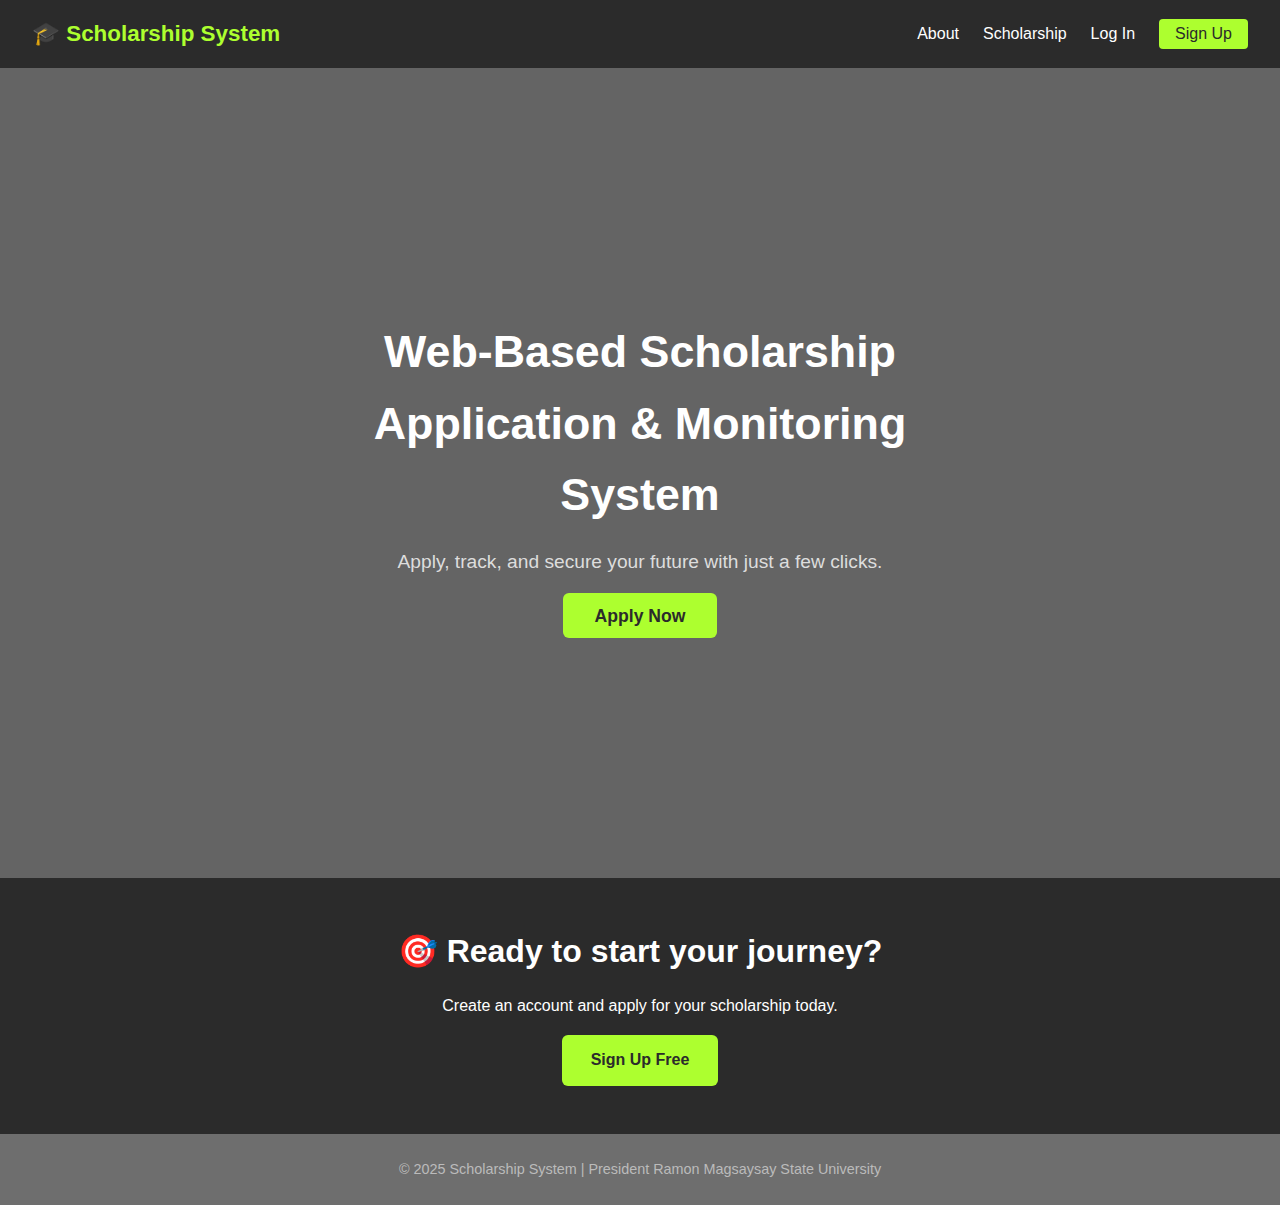
<file: Index.html>
<!DOCTYPE html>
<html lang="en">
<head>
  <meta charset="UTF-8">
  <meta name="viewport" content="width=device-width, initial-scale=1.0">
  <title>Scholarship System</title>
  <style>
    /* Reset & Base */
    * {
      margin: 0;
      padding: 0;
      box-sizing: border-box;
      font-family: "Segoe UI", sans-serif;
    }

    body {
      background-color: #f9f9f9;
      color: #333;
      line-height: 1.6;
    }

    a {
      text-decoration: none;
      color: inherit;
    }

    /* Navbar */
    header.navbar {
      background: #2b2b2b; /* dark gray */
      padding: 1rem 2rem;
      display: flex;
      justify-content: space-between;
      align-items: center;
      position: sticky;
      top: 0;
      z-index: 100;
    }

    .navbar .logo {
      font-size: 1.4rem;
      font-weight: bold;
      color: #adff2f; /* yellow-green */
    }

    .nav-links {
      list-style: none;
      display: flex;
      gap: 1.5rem;
      align-items: center;
    }

    .nav-links li a {
      color: #fff;
      font-weight: 500;
      transition: color 0.3s ease;
    }

    .nav-links li a:hover {
      color: #adff2f;
    }

    .btn-nav {
      background: #adff2f;
      color: #2b2b2b !important;
      padding: 0.4rem 1rem;
      border-radius: 4px;
      font-weight: bold;
      transition: background 0.3s ease;
    }

    .btn-nav:hover {
      background: #8fd62a;
    }

    /* Dropdown */
    .dropdown {
      position: relative;
    }

    .dropdown-content {
      display: none;
      position: absolute;
      top: 40px;
      left: 0;
      background: #fff;
      color: #333;
      padding: 1rem;
      border-radius: 6px;
      box-shadow: 0 4px 10px rgba(0,0,0,0.1);
      width: 250px;
    }

    .dropdown:hover .dropdown-content {
      display: block;
    }

    /* Hero */
    .hero {
      position: relative;
      background: url("https://images.unsplash.com/photo-1557682224-5b8590cd9ec5") no-repeat center center/cover;
      height: 90vh;
      display: flex;
      justify-content: center;
      align-items: center;
      text-align: center;
      color: #fff;
    }

    .overlay {
      position: absolute;
      top: 0; left: 0;
      width: 100%; height: 100%;
      background: rgba(0,0,0,0.6);
    }

    .hero-content {
      position: relative;
      max-width: 700px;
      padding: 2rem;
      z-index: 2;
    }

    .hero-content h1 {
      font-size: 2.8rem;
      margin-bottom: 1rem;
    }

    .hero-content p {
      margin-bottom: 1.5rem;
      font-size: 1.2rem;
      color: #ddd;
    }

    .apply-btn {
      background: #adff2f;
      color: #2b2b2b;
      padding: 0.8rem 2rem;
      font-size: 1.1rem;
      border-radius: 6px;
      font-weight: bold;
      transition: 0.3s;
    }

    .apply-btn:hover {
      background: #8fd62a;
    }

    /* Features */
    .features {
      display: grid;
      grid-template-columns: repeat(auto-fit, minmax(250px, 1fr));
      gap: 2rem;
      padding: 4rem 2rem;
      background: #fff;
    }

    .feature {
      background: #f1f1f1;
      padding: 2rem;
      border-radius: 12px;
      text-align: center;
      transition: transform 0.3s ease;
    }

    .feature:hover {
      transform: translateY(-5px);
    }

    .feature .icon {
      font-size: 2.5rem;
      margin-bottom: 1rem;
      color: #adff2f;
    }

    .feature h3 {
      margin-bottom: 0.8rem;
      color: #2b2b2b;
    }

    /* CTA */
    .cta {
      text-align: center;
      padding: 3rem 2rem;
      background: #2b2b2b;
      color: #fff;
    }

    .cta h2 {
      margin-bottom: 1rem;
      font-size: 2rem;
    }

    .btn-cta {
      display: inline-block;
      margin-top: 1rem;
      background: #adff2f;
      color: #2b2b2b;
      padding: 0.8rem 1.8rem;
      font-size: 1rem;
      border-radius: 6px;
      font-weight: bold;
      transition: 0.3s;
    }

    .btn-cta:hover {
      background: #8fd62a;
    }

    /* Footer */
    .footer {
      background: #6E6E6E;
      color: #bbb;
      text-align: center;
      padding: 1.5rem;
      font-size: 0.9rem;
    }

    .footer p {
      margin: 0;
    }

  </style>
</head>
<body>

  <!-- Navigation -->
  <header class="navbar">
    <div class="logo">🎓 Scholarship System</div>
    <nav>
      <ul class="nav-links">
        <li id="about-link"><a href="about.html">About</a></li>
        <li id="scholarship-link"><a href="scholarship.html">Scholarship</a></li>
        <li id="track-link"><a href="track.html">Track</a></li>
        <li id="login-link"><a href="login.html">Log In</a></li>
        <li id="signup-link"><a href="sign-up.html" class="btn-nav">Sign Up</a></li>
        <li id="logout-link" style="display: none;">
          <a href="login.html" onclick="logout()">Log Out</a>
        </li>
      </ul>
    </nav>
  </header>

  <!-- Hero Section -->
  <section class="hero">
    <div class="overlay"></div>
    <div class="hero-content">
      <h1>Web-Based Scholarship <br> Application & Monitoring System</h1>
      <p>Apply, track, and secure your future with just a few clicks.</p>
      <a href="scholarship.html" class="apply-btn" onclick="handleApply()">Apply Now</a>
    </div>
  </section>

  <!-- CTA Section -->
  <section class="cta">
    <h2>🎯 Ready to start your journey?</h2>
    <p>Create an account and apply for your scholarship today.</p>
    <a href="sign-up.html" class="btn-cta">Sign Up Free</a>
  </section>

  <!-- Footer -->
  <footer class="footer">
    <p>© 2025 Scholarship System | President Ramon Magsaysay State University</p>
  </footer>

<script>
  function handleApply() {
    if (localStorage.getItem("loggedIn") === "true") {
      window.location.href = "scholarship.html";
    } else {
      alert("You must log in first before applying.");
      window.location.href = "login.html";
    }
  }

  function logout() {
    localStorage.removeItem("loggedIn");
    alert("You have logged out.");
    location.reload();
  }

  window.onload = function () {
    let loggedIn = localStorage.getItem("loggedIn");
    let trackLink = document.getElementById("track-link");
    let loginLink = document.getElementById("login-link");
    let signupLink = document.getElementById("signup-link");
    let logoutLink = document.getElementById("logout-link");

    if (loggedIn === "true") {
      trackLink.style.display = "inline-block";
      loginLink.style.display = "none";
      signupLink.style.display = "none";
      logoutLink.style.display = "inline-block";
    } else {
      trackLink.style.display = "none";
      loginLink.style.display = "inline-block";
      signupLink.style.display = "inline-block";
      logoutLink.style.display = "none";
    }
  }
</script>

</body>
</html>
</file>
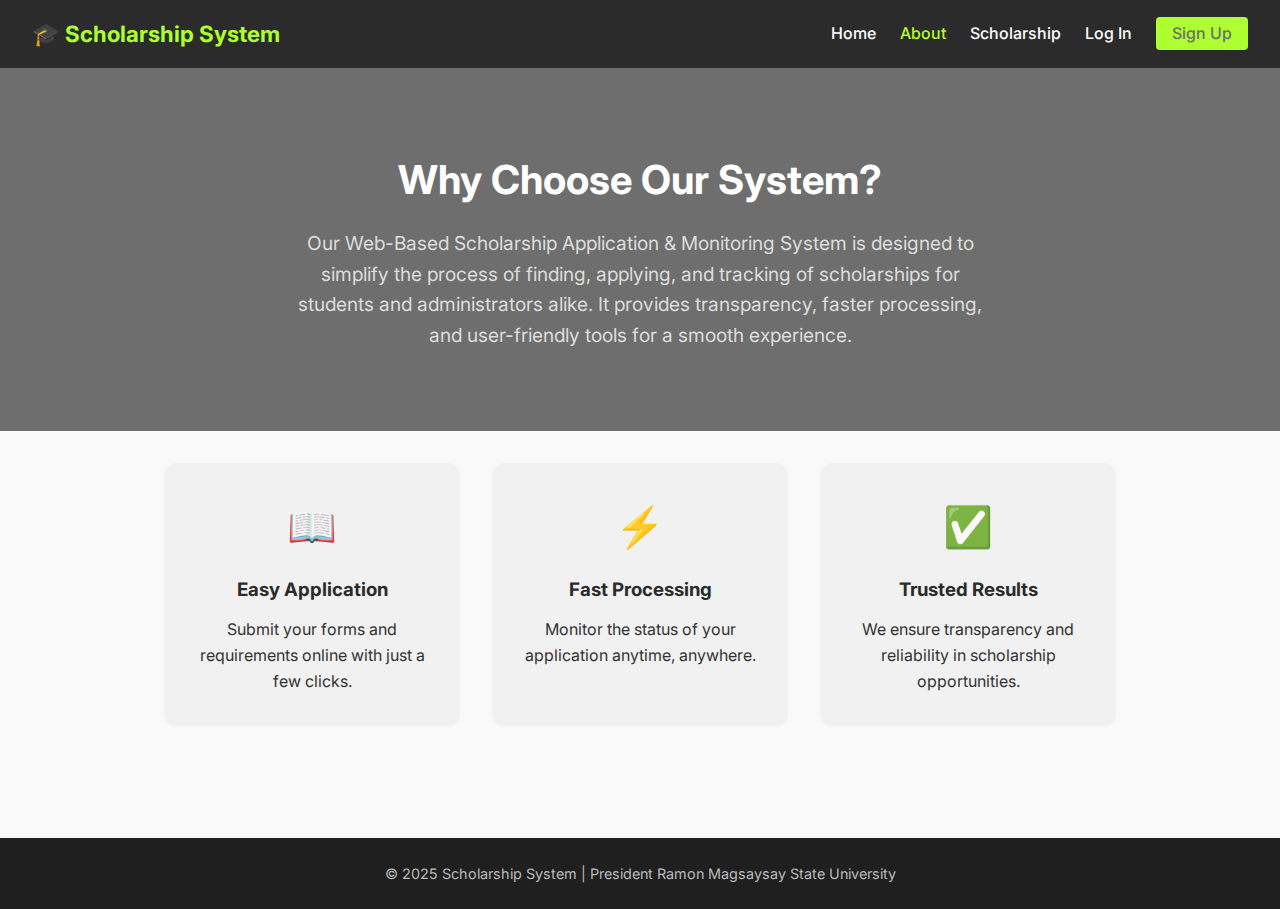
<file: about.html>
<!DOCTYPE html>
<html lang="en">
<head>
  <meta charset="UTF-8">
  <meta name="viewport" content="width=device-width, initial-scale=1.0">
  <title>About - Scholarship System</title>

  <link href="https://fonts.googleapis.com/css2?family=Inter:wght@400;500;600;700&display=swap" rel="stylesheet">

  <style>
    * {
      margin: 0;
      padding: 0;
      box-sizing: border-box;
      font-family: "Inter", sans-serif;
    }

    body {
      background: #f9f9f9;
      color: #333;
      line-height: 1.6;
    }

    a {
      text-decoration: none;
      color: inherit;
    }

    /* Navbar */
    header.navbar {
      background: #2b2b2b;
      padding: 1rem 2rem;
      display: flex;
      justify-content: space-between;
      align-items: center;
      position: sticky;
      top: 0;
      z-index: 100;
    }

    .navbar .logo {
      font-size: 1.4rem;
      font-weight: bold;
      color: #adff2f;
    }

    .nav-links {
      list-style: none;
      display: flex;
      gap: 1.5rem;
      align-items: center;
    }

    .nav-links li a {
      color: #fff;
      font-weight: 500;
      transition: color 0.3s ease;
    }

    .nav-links li a:hover {
      color: #adff2f;
    }

    .btn-nav {
      background: #adff2f;
      color: #6E6E6E !important;
      padding: 0.4rem 1rem;
      border-radius: 4px;
      font-weight: bold;
      transition: background 0.3s ease;
    }

    .btn-nav:hover {
      background: #8fd62a;
    }

    /* Hero Section */
    .hero {
      background: #6E6E6E;
      color: #fff;
      text-align: center;
      padding: 5rem 2rem;
    }

    .hero h1 {
      font-size: 2.5rem;
      margin-bottom: 1rem;
    }

    .hero p {
      font-size: 1.2rem;
      max-width: 700px;
      margin: 0 auto;
      color: #ddd;
    }

    /* About Content */
    .about-content {
      max-width: 900px;
      margin: 3rem auto;
      padding: 0 1.5rem;
      text-align: center;
    }

    .about-content h2 {
      font-size: 2rem;
      margin-bottom: 1rem;
      color: #2b2b2b;
    }

    .about-content p {
      margin-bottom: 2rem;
      font-size: 1.1rem;
    }

    /* Features */
    .features {
      display: grid;
      grid-template-columns: repeat(auto-fit, minmax(250px, 1fr));
      gap: 2rem;
      padding: 2rem 1.5rem 4rem;
      max-width: 1000px;
      margin: 0 auto;
    }

    .feature {
      background: #f1f1f1;
      padding: 2rem;
      border-radius: 12px;
      text-align: center;
      transition: transform 0.3s ease;
    }

    .feature:hover {
      transform: translateY(-5px);
    }

    .feature .icon {
      font-size: 2.5rem;
      margin-bottom: 1rem;
      color: #adff2f;
    }

    .feature h3 {
      margin-bottom: 0.8rem;
      color: #2b2b2b;
    }

    /* Footer */
    .footer {
      background: #1f1f1f;
      color: #bbb;
      text-align: center;
      padding: 1.5rem;
      font-size: 0.9rem;
      margin-top: 3rem;
    }
  </style>
</head>
<body>

  <!-- Navbar -->
  <header class="navbar">
    <div class="logo">🎓 Scholarship System</div>
    <nav>
      <ul class="nav-links">
        <li><a href="index.html">Home</a></li>
        <li><a href="about.html" style="color:#adff2f;">About</a></li>
        <li><a href="scholarship.html">Scholarship</a></li>
        <li id="track-link"><a href="track.html">Track</a></li>
        <li id="login-link"><a href="login.html">Log In</a></li>
        <li id="signup-link"><a href="sign-up.html" class="btn-nav">Sign Up</a></li>
        <li id="logout-link" style="display:none;">
          <a href="#" onclick="logout()">Log Out</a>
        </li>
      </ul>
    </nav>
  </header>

  <!-- Hero -->
  <section class="hero">
    <h1>Why Choose Our System?</h1>
    <p> Our Web-Based Scholarship Application & Monitoring System is designed to 
      simplify the process of finding, applying, and tracking of scholarships for students and administrators alike. It provides 
      transparency, faster processing, and user-friendly tools for a smooth 
      experience.</p>
  </section>

  <!-- Features -->
  <section class="features">
    <div class="feature">
      <div class="icon">📖</div>
      <h3>Easy Application</h3>
      <p>Submit your forms and requirements online with just a few clicks.</p>
    </div>
    <div class="feature">
      <div class="icon">⚡</div>
      <h3>Fast Processing</h3>
      <p>Monitor the status of your application anytime, anywhere.</p>
    </div>
    <div class="feature">
      <div class="icon">✅</div>
      <h3>Trusted Results</h3>
      <p>We ensure transparency and reliability in scholarship opportunities.</p>
    </div>
  </section>

  <!-- Footer -->
  <footer class="footer">
    <p>© 2025 Scholarship System | President Ramon Magsaysay State University</p>
  </footer>

<script>
  function logout() {
    localStorage.removeItem("loggedIn");
    alert("You have logged out.");
    window.location.href = "index.html";
  }

  window.onload = function () {
    let loggedIn = localStorage.getItem("loggedIn");
    let trackLink = document.getElementById("track-link");
    let loginLink = document.getElementById("login-link");
    let signupLink = document.getElementById("signup-link");
    let logoutLink = document.getElementById("logout-link");

    if (loggedIn === "true") {
      trackLink.style.display = "inline-block";
      loginLink.style.display = "none";
      signupLink.style.display = "none";
      logoutLink.style.display = "inline-block";
    } else {
      trackLink.style.display = "none";
      loginLink.style.display = "inline-block";
      signupLink.style.display = "inline-block";
      logoutLink.style.display = "none";
    }
  }
</script>

</body>
</html>
</file>
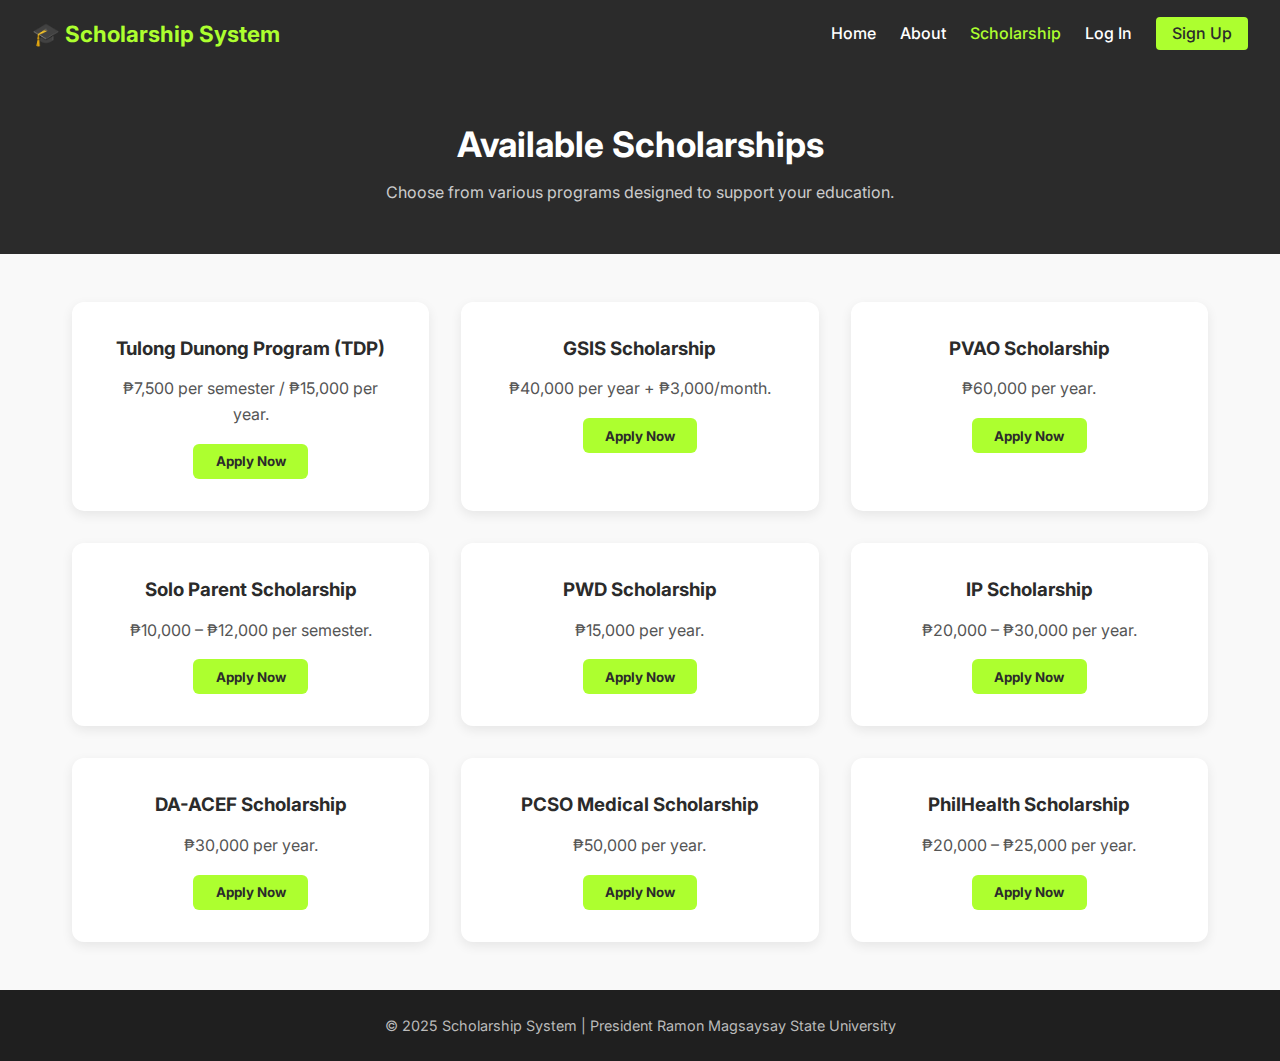
<file: scholarship.html>
<!DOCTYPE html>
<html lang="en">
<head>
  <meta charset="UTF-8">
  <meta name="viewport" content="width=device-width, initial-scale=1.0">
  <title>Scholarships - Scholarship System</title>

  <link href="https://fonts.googleapis.com/css2?family=Inter:wght@400;500;600;700&display=swap" rel="stylesheet">

  <style>
    /* Reset & Base */
    * {
      margin: 0;
      padding: 0;
      box-sizing: border-box;
      font-family: "Inter", sans-serif;
    }

    body {
      background: #f9f9f9;
      color: #333;
      line-height: 1.6;
    }

    a {
      text-decoration: none;
      color: inherit;
    }

    /* Navbar */
    header.navbar {
      background: #2b2b2b;
      padding: 1rem 2rem;
      display: flex;
      justify-content: space-between;
      align-items: center;
      position: sticky;
      top: 0;
      z-index: 100;
    }

    .navbar .logo {
      font-size: 1.4rem;
      font-weight: bold;
      color: #adff2f;
    }

    .nav-links {
      list-style: none;
      display: flex;
      gap: 1.5rem;
      align-items: center;
    }

    .nav-links li a {
      color: #fff;
      font-weight: 500;
      transition: color 0.3s ease;
    }

    .nav-links li a:hover,
    .nav-links li a.active {
      color: #adff2f;
    }

    .btn-nav {
      background: #adff2f;
      color: #2b2b2b !important;
      padding: 0.4rem 1rem;
      border-radius: 4px;
      font-weight: bold;
      transition: background 0.3s ease;
    }

    .btn-nav:hover {
      background: #8fd62a;
    }

    /* Page Header */
    .page-header {
      background: #2b2b2b;
      color: #fff;
      text-align: center;
      padding: 3rem 1rem;
    }

    .page-header h1 {
      font-size: 2.2rem;
    }

    .page-header p {
      color: #ccc;
      margin-top: 0.5rem;
    }

    /* Scholarship Cards */
    .cards {
      display: grid;
      grid-template-columns: repeat(auto-fit, minmax(280px, 1fr));
      gap: 2rem;
      padding: 3rem 2rem;
      max-width: 1200px;
      margin: 0 auto;
    }

    .card {
      background: #fff;
      padding: 2rem;
      border-radius: 12px;
      box-shadow: 0 4px 12px rgba(0,0,0,0.08);
      transition: transform 0.3s ease, box-shadow 0.3s ease;
      text-align: center;
    }

    .card:hover {
      transform: translateY(-5px);
      box-shadow: 0 8px 18px rgba(0,0,0,0.15);
    }

    .card h3 {
      margin-bottom: 0.8rem;
      color: #2b2b2b;
    }

    .card p {
      margin-bottom: 1rem;
      color: #555;
    }

    .apply-btn {
      background: #adff2f;
      color: #2b2b2b;
      border: none;
      padding: 0.6rem 1.4rem;
      border-radius: 6px;
      font-weight: bold;
      cursor: pointer;
      transition: 0.3s;
    }

    .apply-btn:hover {
      background: #8fd62a;
    }

    /* Modal */
    .modal {
      display: none;
      position: fixed;
      top: 0; left: 0;
      width: 100%; height: 100%;
      background: rgba(0,0,0,0.6);
      justify-content: center;
      align-items: center;
      z-index: 2000;
      padding: 1rem;
    }

    .modal-content {
      background: #fff;
      padding: 2rem;
      border-radius: 12px;
      width: 100%;
      max-width: 600px;
      position: relative;
      animation: fadeIn 0.3s ease;
    }

    @keyframes fadeIn {
      from { opacity: 0; transform: translateY(-20px); }
      to { opacity: 1; transform: translateY(0); }
    }

    .modal-header {
      display: flex;
      justify-content: space-between;
      align-items: center;
      border-bottom: 2px solid #eee;
      margin-bottom: 1rem;
      padding-bottom: 0.5rem;
    }

    .modal-header h2 {
      font-size: 1.5rem;
      color: #2b2b2b;
    }

    .modal-header .close {
      font-size: 1.5rem;
      cursor: pointer;
      color: #666;
      transition: 0.3s;
    }

    .modal-header .close:hover {
      color: #000;
    }

    .modal-body h3 {
      margin-top: 1rem;
      color: #2b2b2b;
    }

    .modal-body p {
      margin: 0.5rem 0;
      color: #444;
    }

    .confirm-btn {
      display: block;
      width: 100%;
      margin-top: 1.5rem;
      background: #adff2f;
      color: #2b2b2b;
      border: none;
      padding: 0.8rem;
      border-radius: 6px;
      font-weight: bold;
      cursor: pointer;
      transition: 0.3s;
    }

    .confirm-btn:hover {
      background: #8fd62a;
    }

    /* Footer */
    .footer {
      background: #1f1f1f;
      color: #bbb;
      text-align: center;
      padding: 1.5rem;
      font-size: 0.9rem;
    }
  </style>
</head>
<body>

  <!-- Navbar -->
  <header class="navbar">
    <div class="logo">🎓 Scholarship System</div>
    <nav>
      <ul class="nav-links">
        <li><a href="index.html">Home</a></li>
        <li><a href="about.html">About</a></li>
        <li><a href="scholarship.html" class="active">Scholarship</a></li>
        <li id="track-link"><a href="track.html">Track</a></li>
        <li id="login-link"><a href="login.html">Log In</a></li>
        <li id="signup-link"><a href="sign-up.html" class="btn-nav">Sign Up</a></li>
        <li id="logout-link" style="display:none;">
          <a href="#" onclick="logoutUser()">Log Out</a>
        </li>
      </ul>
    </nav>
  </header>

  <!-- Page Header -->
  <section class="page-header">
    <h1>Available Scholarships</h1>
    <p>Choose from various programs designed to support your education.</p>
  </section>

  <!-- Scholarship Cards -->
  <section>
    <div class="cards">

      <!-- TDP -->
      <div class="card">
        <h3>Tulong Dunong Program (TDP)</h3>
        <p>₱7,500 per semester / ₱15,000 per year.</p>
        <button class="apply-btn"
          data-title="Tulong Dunong Program (TDP)"
          data-description="The Tulong Dunong Program is a government-funded educational assistance program under the Commission on Higher Education (CHED) in partnership with various legislators. It aims to provide financial assistance to qualified and deserving Filipino students enrolled in higher education institutions."
          data-eligibility="Financially challenged undergraduate students enrolled in SUCs, LUCs, or CHED-accredited private HEIs."
          data-benefits="₱7,500 per semester / ₱15,000 per year.">Apply Now</button>
      </div>

      <!-- GSIS -->
      <div class="card">
        <h3>GSIS Scholarship</h3>
        <p>₱40,000 per year + ₱3,000/month.</p>
        <button class="apply-btn"
          data-title="GSIS Scholarship"
          data-description="The GSIS Scholarship provides financial assistance to dependents of qualified GSIS members and pensioners."
          data-eligibility="Dependents of GSIS members and pensioners."
          data-benefits="₱40,000 per year + ₱3,000 monthly stipend.">Apply Now</button>
      </div>

      <!-- PVAO -->
      <div class="card">
        <h3>PVAO Scholarship</h3>
        <p>₱60,000 per year.</p>
        <button class="apply-btn"
          data-title="Philippine Veterans Affairs Office (PVAO) Scholarship"
          data-description="The PVAO Scholarship ensures access to education for dependents and spouses of veterans and military personnel."
          data-eligibility="Children or spouses of veterans and soldiers."
          data-benefits="₱60,000 per year.">Apply Now</button>
      </div>

      <!-- Solo Parent -->
      <div class="card">
        <h3>Solo Parent Scholarship</h3>
        <p>₱10,000 – ₱12,000 per semester.</p>
        <button class="apply-btn"
          data-title="Solo Parent Welfare Act Scholarship"
          data-description="This scholarship helps solo parents or their children pursue higher education despite financial struggles."
          data-eligibility="Solo parents and their children."
          data-benefits="₱10,000 – ₱12,000 per semester.">Apply Now</button>
      </div>

      <!-- PWD -->
      <div class="card">
        <h3>PWD Scholarship</h3>
        <p>₱15,000 per year.</p>
        <button class="apply-btn"
          data-title="Persons with Disability (PWD) Scholarship"
          data-description="This scholarship promotes inclusivity by supporting students with disabilities."
          data-eligibility="Students with disabilities (PWD)."
          data-benefits="₱15,000 per year.">Apply Now</button>
      </div>

      <!-- IP -->
      <div class="card">
        <h3>IP Scholarship</h3>
        <p>₱20,000 – ₱30,000 per year.</p>
        <button class="apply-btn"
          data-title="Indigenous Peoples (IP) Scholarship"
          data-description="Supports indigenous students to pursue degrees and contribute to their communities."
          data-eligibility="Students from indigenous cultural communities."
          data-benefits="₱20,000 – ₱30,000 per year. Requirements: Birth Certificate, Good Moral, Certificate of Grades.">Apply Now</button>
      </div>

      <!-- DA-ACEF -->
      <div class="card">
        <h3>DA-ACEF Scholarship</h3>
        <p>₱30,000 per year.</p>
        <button class="apply-btn"
          data-title="DA-ACEF Scholarship"
          data-description="Strengthens the agricultural sector through educational support."
          data-eligibility="Students pursuing agriculture, fisheries, and allied courses."
          data-benefits="₱30,000 per year.">Apply Now</button>
      </div>

      <!-- PCSO -->
      <div class="card">
        <h3>PCSO Medical Scholarship</h3>
        <p>₱50,000 per year.</p>
        <button class="apply-btn"
          data-title="PCSO Medical and Health-Related Courses Scholarship"
          data-description="Helps students in medicine, nursing, and health-related programs."
          data-eligibility="Students taking medical and health-related courses."
          data-benefits="₱50,000 per year.">Apply Now</button>
      </div>

      <!-- PhilHealth -->
      <div class="card">
        <h3>PhilHealth Scholarship</h3>
        <p>₱20,000 – ₱25,000 per year.</p>
        <button class="apply-btn"
          data-title="PhilHealth Scholarship"
          data-description="Encourages students to pursue healthcare careers."
          data-eligibility="Students enrolled in health and medical-related programs."
          data-benefits="₱20,000 – ₱25,000 per year.">Apply Now</button>
      </div>
    </div>
  </section>

  <!-- Modal -->
  <div class="modal" id="scholarshipModal">
    <div class="modal-content">
      <div class="modal-header">
        <h2 id="modalTitle"></h2>
        <span class="close" onclick="closeModal()">&times;</span>
      </div>
      <div class="modal-body">
        <h3>📖 Description</h3>
        <p id="modalDescription"></p>
        <h3>🎯 Eligibility Criteria</h3>
        <p id="modalEligibility"></p>
        <h3>💰 Scholarship Details</h3>
        <p id="modalBenefits"></p>
      </div>
      <button class="confirm-btn" onclick="confirmApply()">Confirm Apply</button>
    </div>
  </div>

  <!-- Footer -->
  <footer class="footer">
    <p>© 2025 Scholarship System | President Ramon Magsaysay State University</p>
  </footer>

<script>
  const modal = document.getElementById("scholarshipModal");
  const modalTitle = document.getElementById("modalTitle");
  const modalDescription = document.getElementById("modalDescription");
  const modalEligibility = document.getElementById("modalEligibility");
  const modalBenefits = document.getElementById("modalBenefits");
  let selectedScholarship = "";

  document.querySelectorAll(".apply-btn").forEach(btn => {
    btn.addEventListener("click", function() {
      selectedScholarship = this.dataset.title;
      modalTitle.textContent = this.dataset.title;
      modalDescription.textContent = this.dataset.description;
      modalEligibility.textContent = this.dataset.eligibility;
      modalBenefits.textContent = this.dataset.benefits;
      modal.style.display = "flex";
    });
  });

  function closeModal() {
    modal.style.display = "none";
  }

  function confirmApply() {
    closeModal();
    const isLoggedIn = localStorage.getItem("loggedIn");
    if (isLoggedIn === "true") {
      window.location.href = "application.html";
    } else {
      alert("Please log in or sign up before applying.");
      window.location.href = "login.html";
    }
  }

  function logoutUser() {
    localStorage.setItem("loggedIn", "false");
    alert("You have logged out.");
    window.location.href = "login.html";
  }

  window.onclick = function(e) {
    if (e.target == modal) {
      closeModal();
    }
  }

  window.onload = function () {
    let loggedIn = localStorage.getItem("loggedIn");
    let trackLink = document.getElementById("track-link");
    let loginLink = document.getElementById("login-link");
    let signupLink = document.getElementById("signup-link");
    let logoutLink = document.getElementById("logout-link");

    if (loggedIn === "true") {
      trackLink.style.display = "inline-block";
      loginLink.style.display = "none";
      signupLink.style.display = "none";
      logoutLink.style.display = "inline-block";
    } else {
      trackLink.style.display = "none";
      loginLink.style.display = "inline-block";
      signupLink.style.display = "inline-block";
      logoutLink.style.display = "none";
    }
  }
</script>

</body>
</html>
</file>
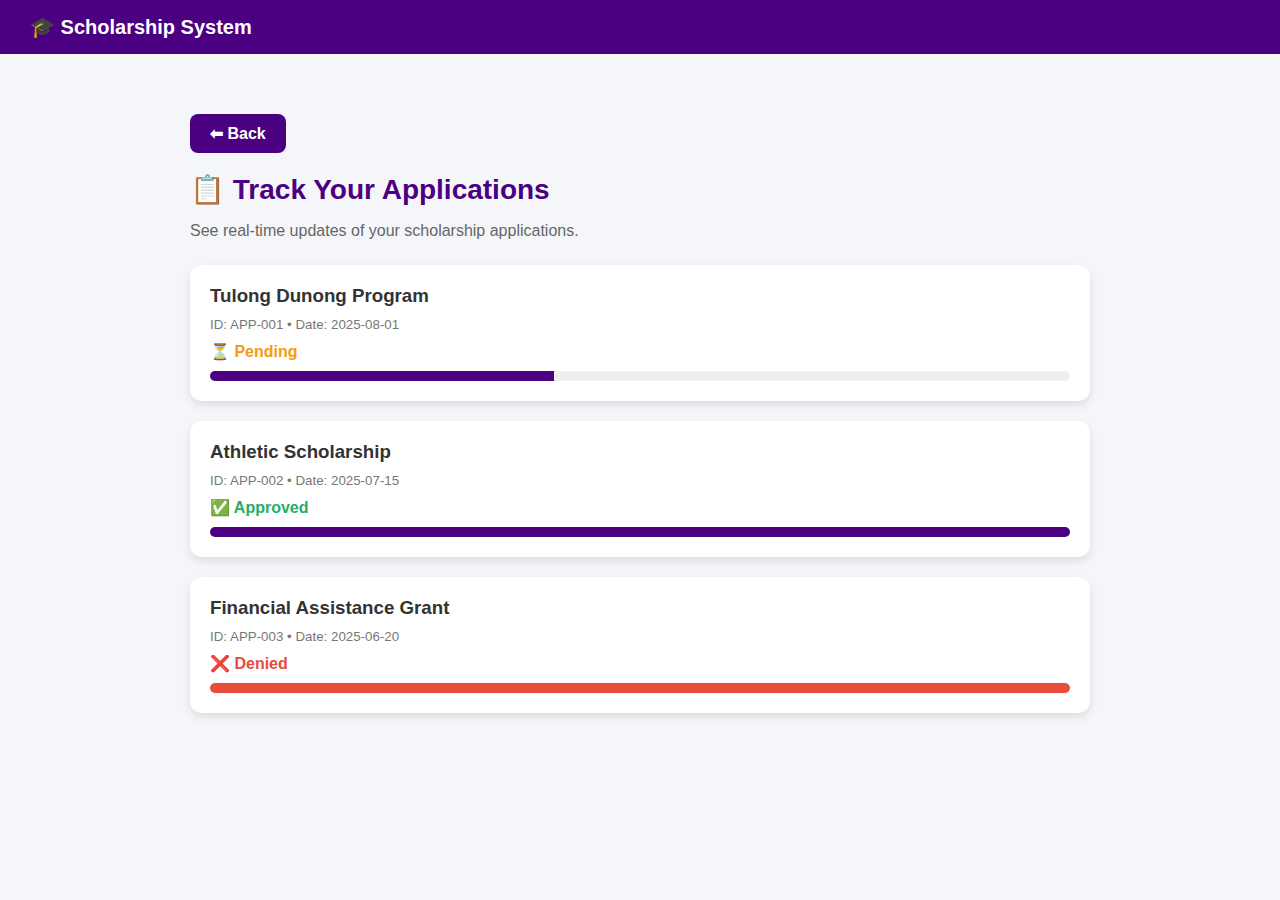
<file: track.html>
<!DOCTYPE html>
<html lang="en">
<head>
  <meta charset="UTF-8">
  <meta name="viewport" content="width=device-width, initial-scale=1.0">
  <title>Track Applications</title>
  <style>
    body {
      font-family: Arial, sans-serif;
      margin: 0;
      padding: 0;
      background: #f5f6fa;
      color: #333;
    }

    /* Navbar */
    nav {
      background: #4b0082;
      padding: 15px 30px;
      display: flex;
      justify-content: space-between;
      align-items: center;
      color: #fff;
    }
    nav .logo {
      font-weight: bold;
      font-size: 20px;
    }
    nav ul {
      list-style: none;
      display: flex;
      gap: 20px;
    }
    nav ul li a {
      text-decoration: none;
      color: #fff;
      font-weight: 500;
    }

    /* Container */
    .container {
      max-width: 900px;
      margin: 40px auto;
      padding: 20px;
    }

    .title {
      font-size: 28px;
      font-weight: bold;
      margin-bottom: 10px;
      display: flex;
      align-items: center;
      gap: 10px;
      color: #4b0082;
    }

    .subtitle {
      margin-bottom: 25px;
      color: #666;
    }

    /* Back Button */
    .back-btn {
      display: inline-block;
      margin-bottom: 20px;
      padding: 10px 20px;
      background: #4b0082;
      color: #fff;
      text-decoration: none;
      border-radius: 8px;
      font-weight: bold;
      transition: 0.3s;
    }
    .back-btn:hover {
      background: #360062;
    }

    /* Application card */
    .card {
      background: #fff;
      border-radius: 12px;
      padding: 20px;
      margin-bottom: 20px;
      box-shadow: 0 4px 10px rgba(0,0,0,0.1);
      transition: transform 0.2s;
    }

    .card:hover {
      transform: translateY(-3px);
    }

    .card h3 {
      margin: 0 0 10px;
      color: #333;
    }

    .card small {
      color: #777;
      display: block;
      margin-bottom: 10px;
    }

    .status {
      font-weight: bold;
      display: flex;
      align-items: center;
      gap: 8px;
      margin: 8px 0;
    }

    .pending { color: #f39c12; }
    .approved { color: #27ae60; }
    .denied { color: #e74c3c; }

    .progress-bar {
      background: #eee;
      border-radius: 8px;
      height: 10px;
      overflow: hidden;
      margin-top: 10px;
    }

    .progress {
      height: 100%;
      background: #4b0082;
      width: 0%;
      transition: width 0.4s ease;
    }
  </style>
</head>
<body>

  <!-- Navbar -->
  <nav>
    <div class="logo">🎓 Scholarship System</div>

  </nav>

  <!-- Main content -->
  <div class="container">

    <!-- Back Button -->
    <a href="index.html" class="back-btn">⬅ Back</a>

    <div class="title">📋 Track Your Applications</div>
    <p class="subtitle">See real-time updates of your scholarship applications.</p>

    <!-- Example Application -->
    <div class="card">
      <h3>Tulong Dunong Program</h3>
      <small>ID: APP-001 • Date: 2025-08-01</small>
      <div class="status pending">⏳ Pending</div>
      <div class="progress-bar"><div class="progress" style="width:40%"></div></div>
    </div>

    <div class="card">
      <h3>Athletic Scholarship</h3>
      <small>ID: APP-002 • Date: 2025-07-15</small>
      <div class="status approved">✅ Approved</div>
      <div class="progress-bar"><div class="progress" style="width:100%"></div></div>
    </div>

    <div class="card">
      <h3>Financial Assistance Grant</h3>
      <small>ID: APP-003 • Date: 2025-06-20</small>
      <div class="status denied">❌ Denied</div>
      <div class="progress-bar"><div class="progress" style="width:100%; background:#e74c3c"></div></div>
    </div>
  </div>

</body>
</html>
</file>
